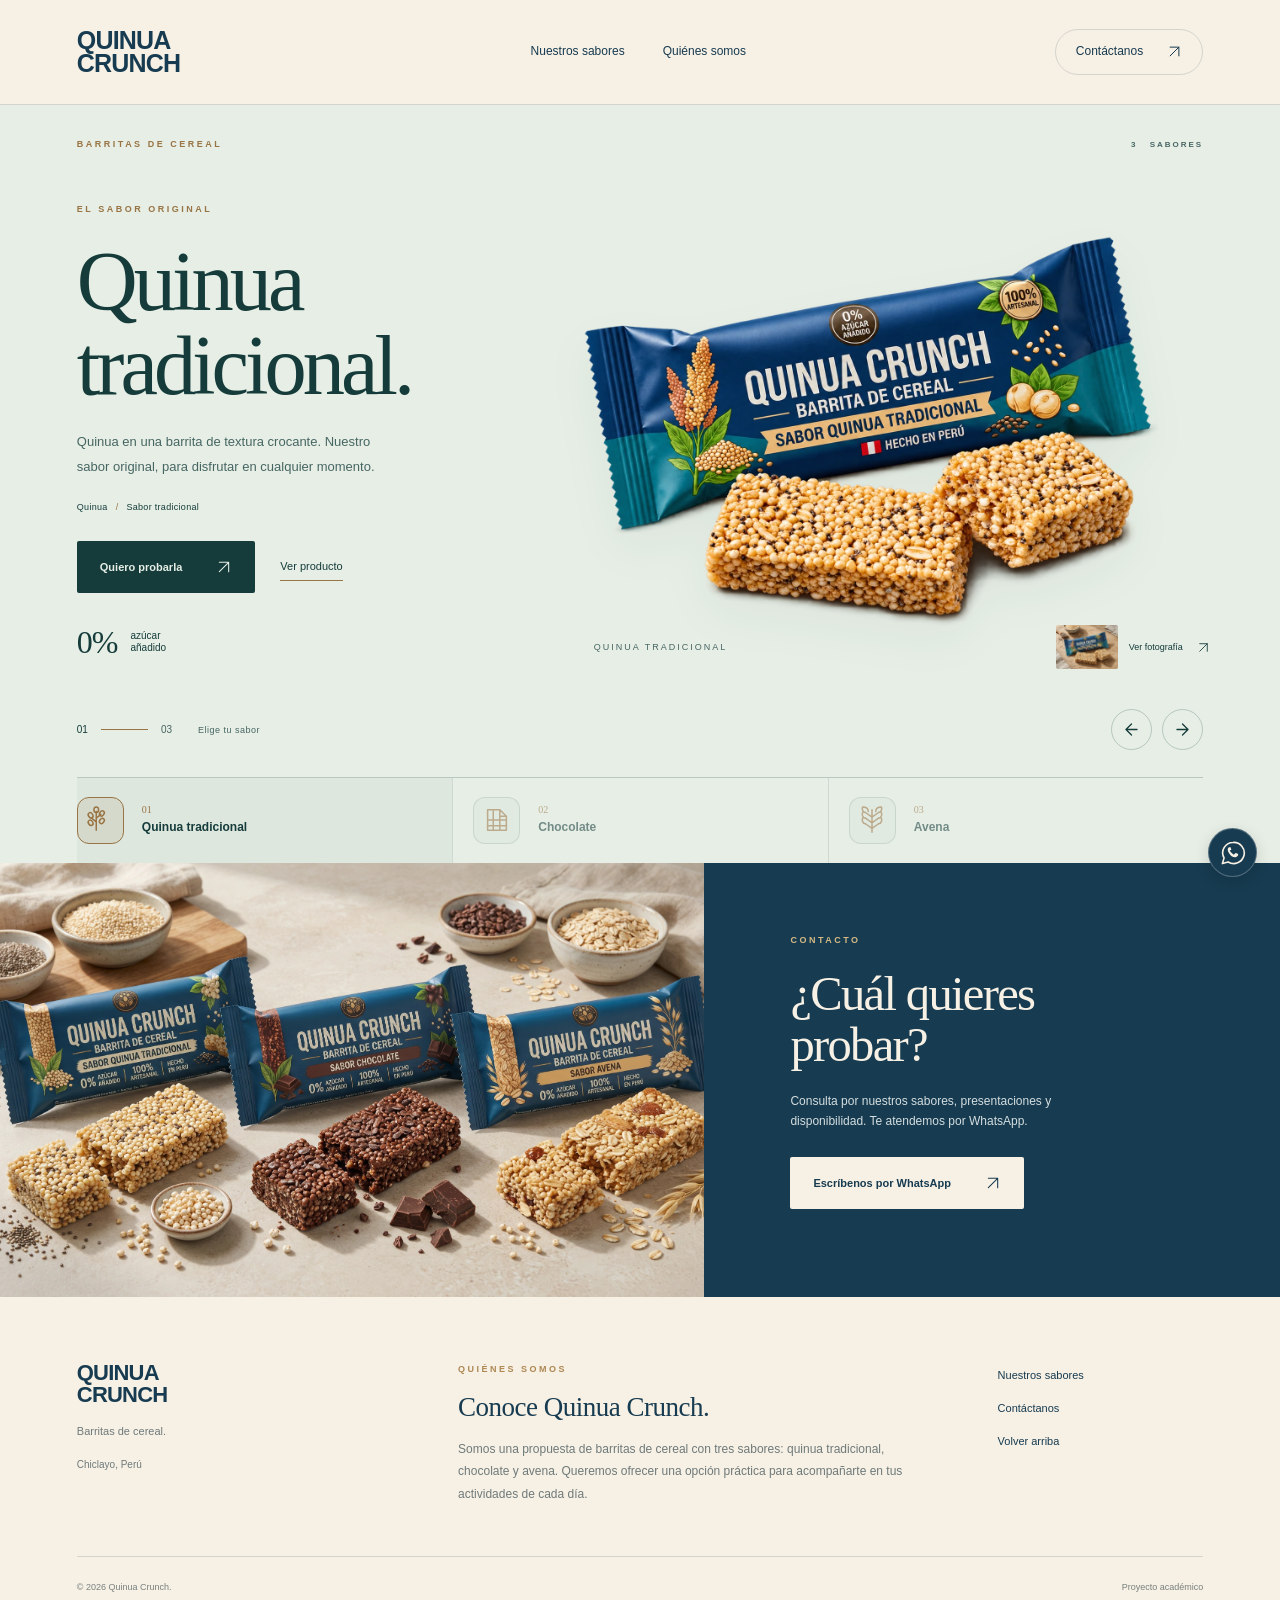
<file: index.html>
<!doctype html>
<html lang="es"><head><meta charset="utf-8"><meta name="viewport" content="width=device-width, initial-scale=1"><meta name="theme-color" content="#173b50"><meta name="description" content="Quinua Crunch: barritas de cereal de quinua tradicional, chocolate y avena. Descubre tu sabor y consulta por WhatsApp."><title>Quinua Crunch — Barritas de cereal</title><link rel="icon" href="assets/favicon.svg" type="image/svg+xml"><link rel="stylesheet" href="styles.css"><script src="config.js"></script><script defer src="shared.js?v=5"></script><script defer src="carousel.js"></script><script defer src="app.js"></script></head>
<body><a class="skip-link" href="#sabores">Ir a los sabores</a><div id="draft-banner" hidden>Vista previa del borrador local <button id="exit-preview">Ver versión publicada</button></div>
<header class="site-header"><a class="brand" href="#inicio" aria-label="Quinua Crunch, inicio"><span data-brand>Quinua Crunch</span></a><nav aria-label="Navegación principal"><a href="#sabores">Nuestros sabores</a><a href="#nosotros">Quiénes somos</a></nav><a class="header-contact" href="#contacto">Contáctanos <svg viewBox="0 0 24 24" aria-hidden="true"><path d="M5 19 19 5M5 5h14v14"/></svg></a></header>
<main id="inicio"><section class="showcase" id="sabores" aria-label="Sabores de Quinua Crunch" aria-roledescription="carrusel" tabindex="0"><div class="showcase-top"><p id="hero-kicker"></p><span class="edition"><span id="collection-count">3</span> <span id="collection-label">SABORES</span></span></div><div class="slide-track" id="slides"></div><div class="showcase-bottom"><div class="slide-status"><span id="slide-current">01</span><span class="status-line"></span><span id="slide-total">03</span><span class="slide-instruction">Elige tu sabor</span></div><div class="carousel-controls"><button id="previous" class="arrow-button" aria-label="Sabor anterior"><svg viewBox="0 0 24 24" aria-hidden="true"><path d="M19 12H5m7-7-7 7 7 7"/></svg></button><button id="next" class="arrow-button" aria-label="Sabor siguiente"><svg viewBox="0 0 24 24" aria-hidden="true"><path d="M5 12h14m-7-7 7 7-7 7"/></svg></button></div></div><div class="flavor-tabs" id="flavor-tabs" role="group" aria-label="Elegir sabor"></div><p class="mobile-hint">Desliza para cambiar de sabor</p><p class="sr-only" id="slide-announcement" aria-live="polite" aria-atomic="true"></p></section>
<section class="contact-section" id="contacto" aria-labelledby="contact-title"><div class="collection-photo"><img id="collection-photo" alt="Los tres sabores de Quinua Crunch" width="2048" height="1152" loading="lazy"></div><div class="contact-copy"><p class="eyebrow">CONTACTO</p><h2 id="contact-title"></h2><p id="contact-description"></p><button class="button button-cream" id="contact-button"><span id="contact-button-label"></span><svg viewBox="0 0 24 24" aria-hidden="true"><path d="M5 19 19 5M5 5h14v14"/></svg></button><p class="contact-micro" id="contact-micro"></p></div></section></main>
<footer id="nosotros"><div class="footer-top"><div class="footer-brand"><strong data-brand>Quinua Crunch</strong><p id="footer-tagline"></p><span id="location"></span></div><div class="about-copy"><p class="eyebrow">QUIÉNES SOMOS</p><h2 id="about-title"></h2><p id="about-description"></p></div><div class="footer-links"><a href="#sabores">Nuestros sabores</a><a href="#contacto">Contáctanos</a><a href="#inicio">Volver arriba</a></div></div><div class="footer-bottom"><span id="copyright"></span><span id="demo-note"></span></div></footer>
<button class="whatsapp-float" id="whatsapp-float" aria-label="Consultar por WhatsApp"><svg viewBox="0 0 32 32" aria-hidden="true"><path d="M16 3A12.7 12.7 0 0 0 5 22L3 29l7-2a13 13 0 1 0 6-24Z" fill="none" stroke="currentColor" stroke-width="2"/><path d="M11 9c-2 1-2 4 0 7 2 4 6 6 9 5 2-1 3-3 2-4l-3-1-2 2c-2-1-4-3-5-5l2-1-1-3Z" fill="currentColor"/></svg></button><dialog id="product-dialog" aria-label="Información del producto"><button class="dialog-close" aria-label="Cerrar ventana"><svg viewBox="0 0 24 24" aria-hidden="true"><path d="m6 6 12 12M6 18 18 6"/></svg></button><div id="dialog-content"></div></dialog><div id="toast" role="status" aria-live="polite"></div><noscript><p class="noscript">Activa JavaScript para explorar los sabores. Quinua Crunch: quinua tradicional, chocolate y avena.</p></noscript></body></html>
</file>
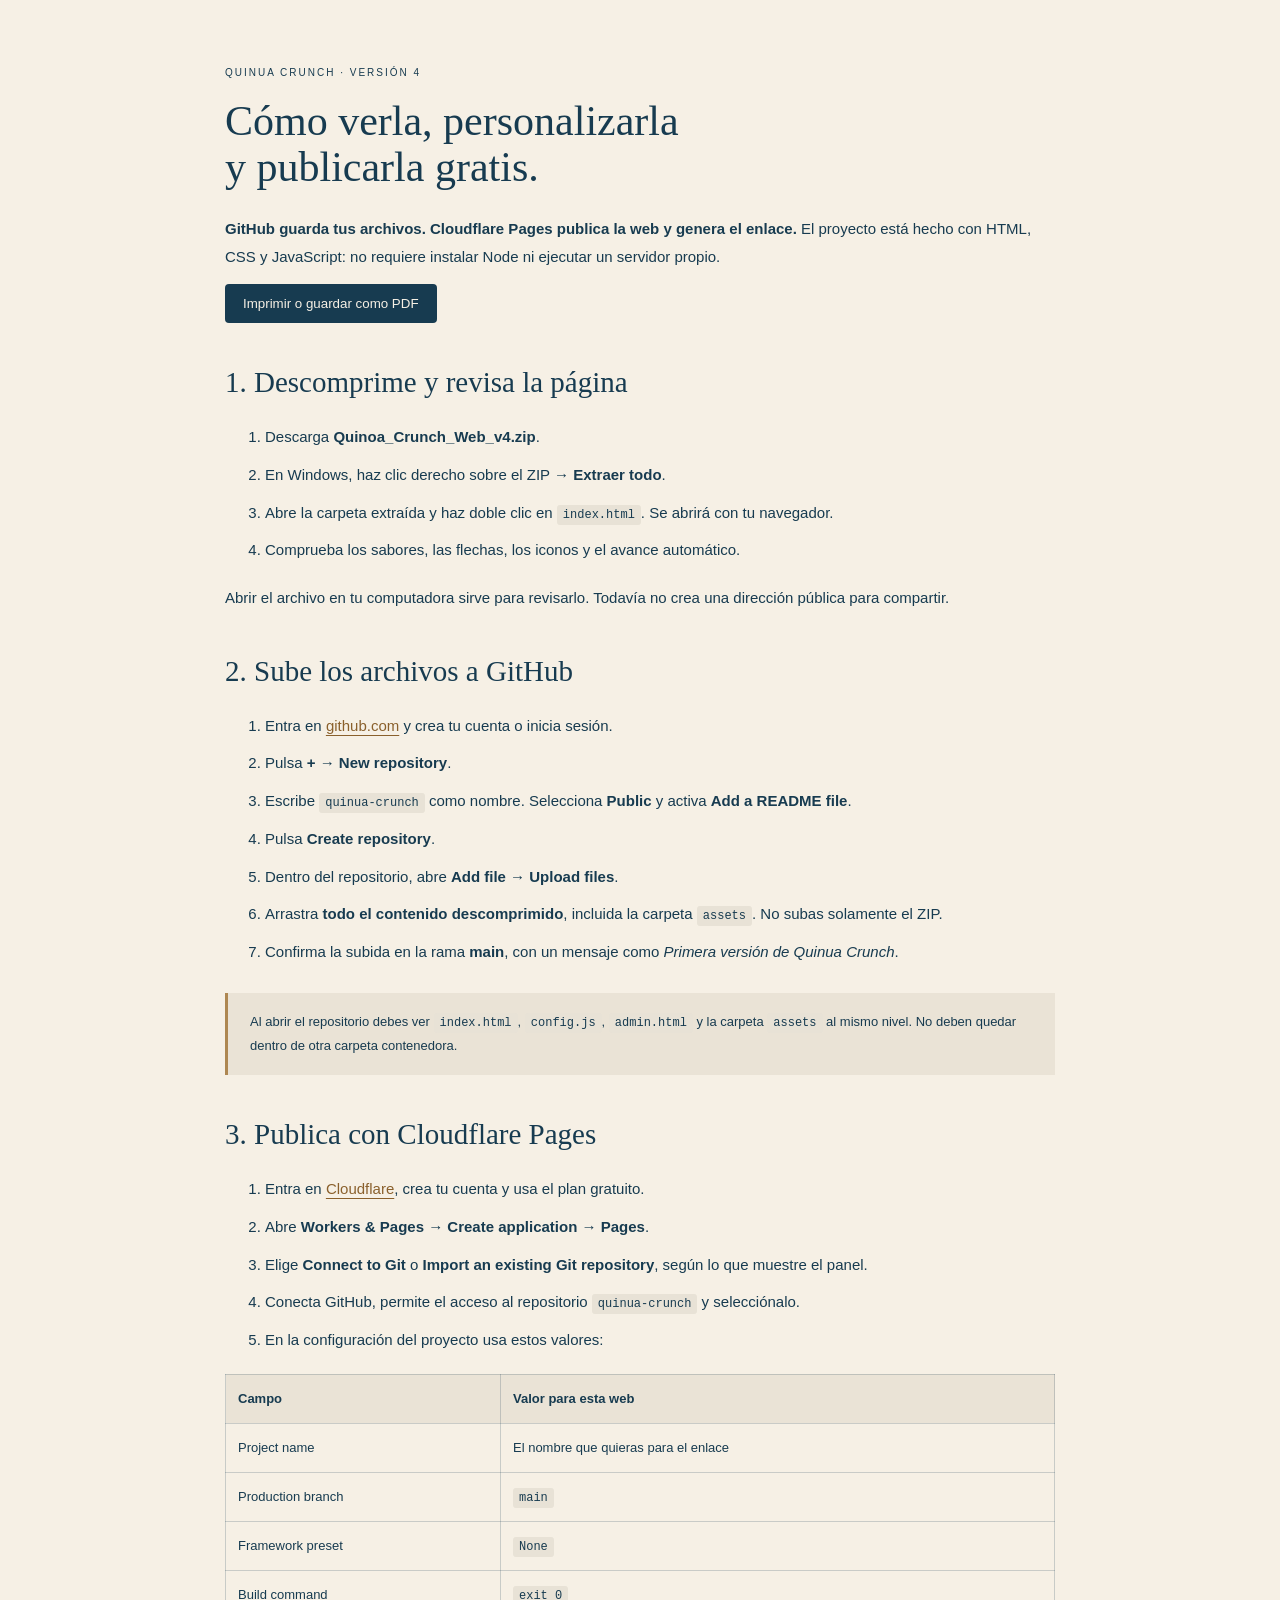
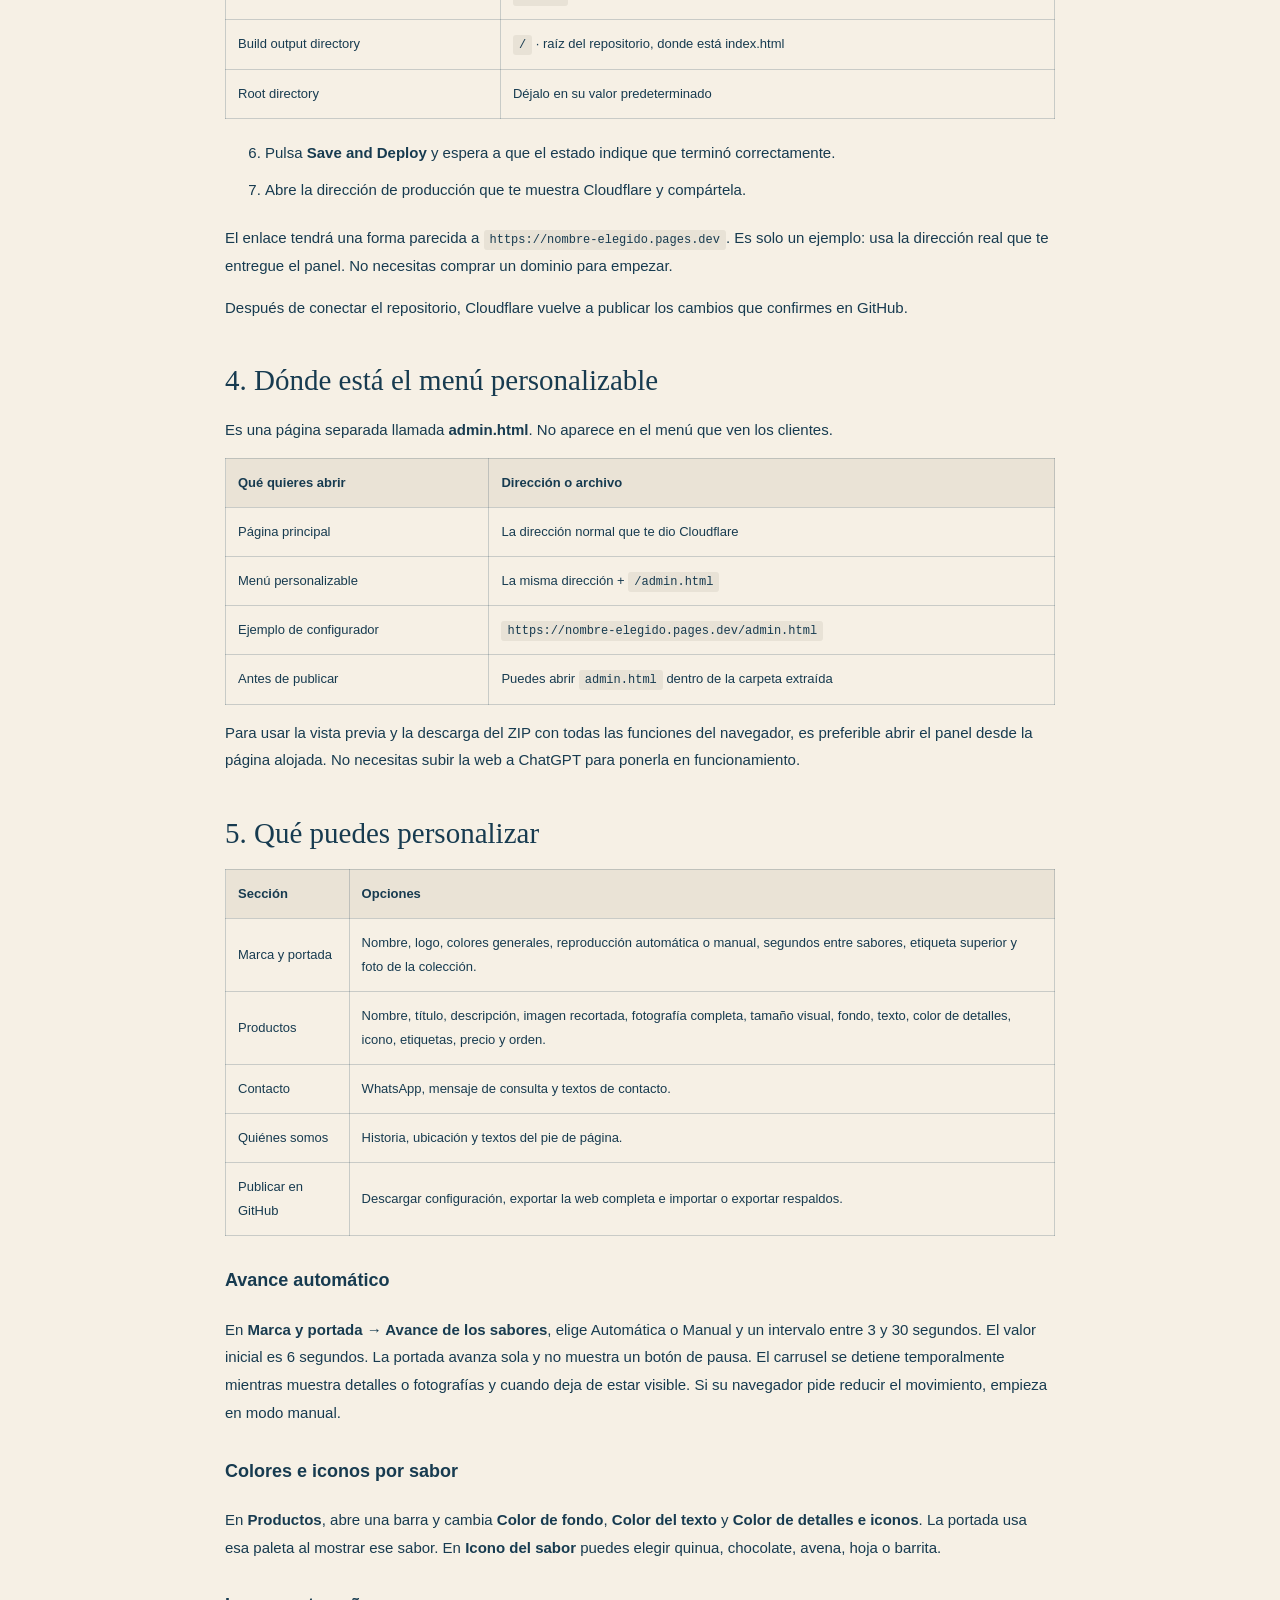
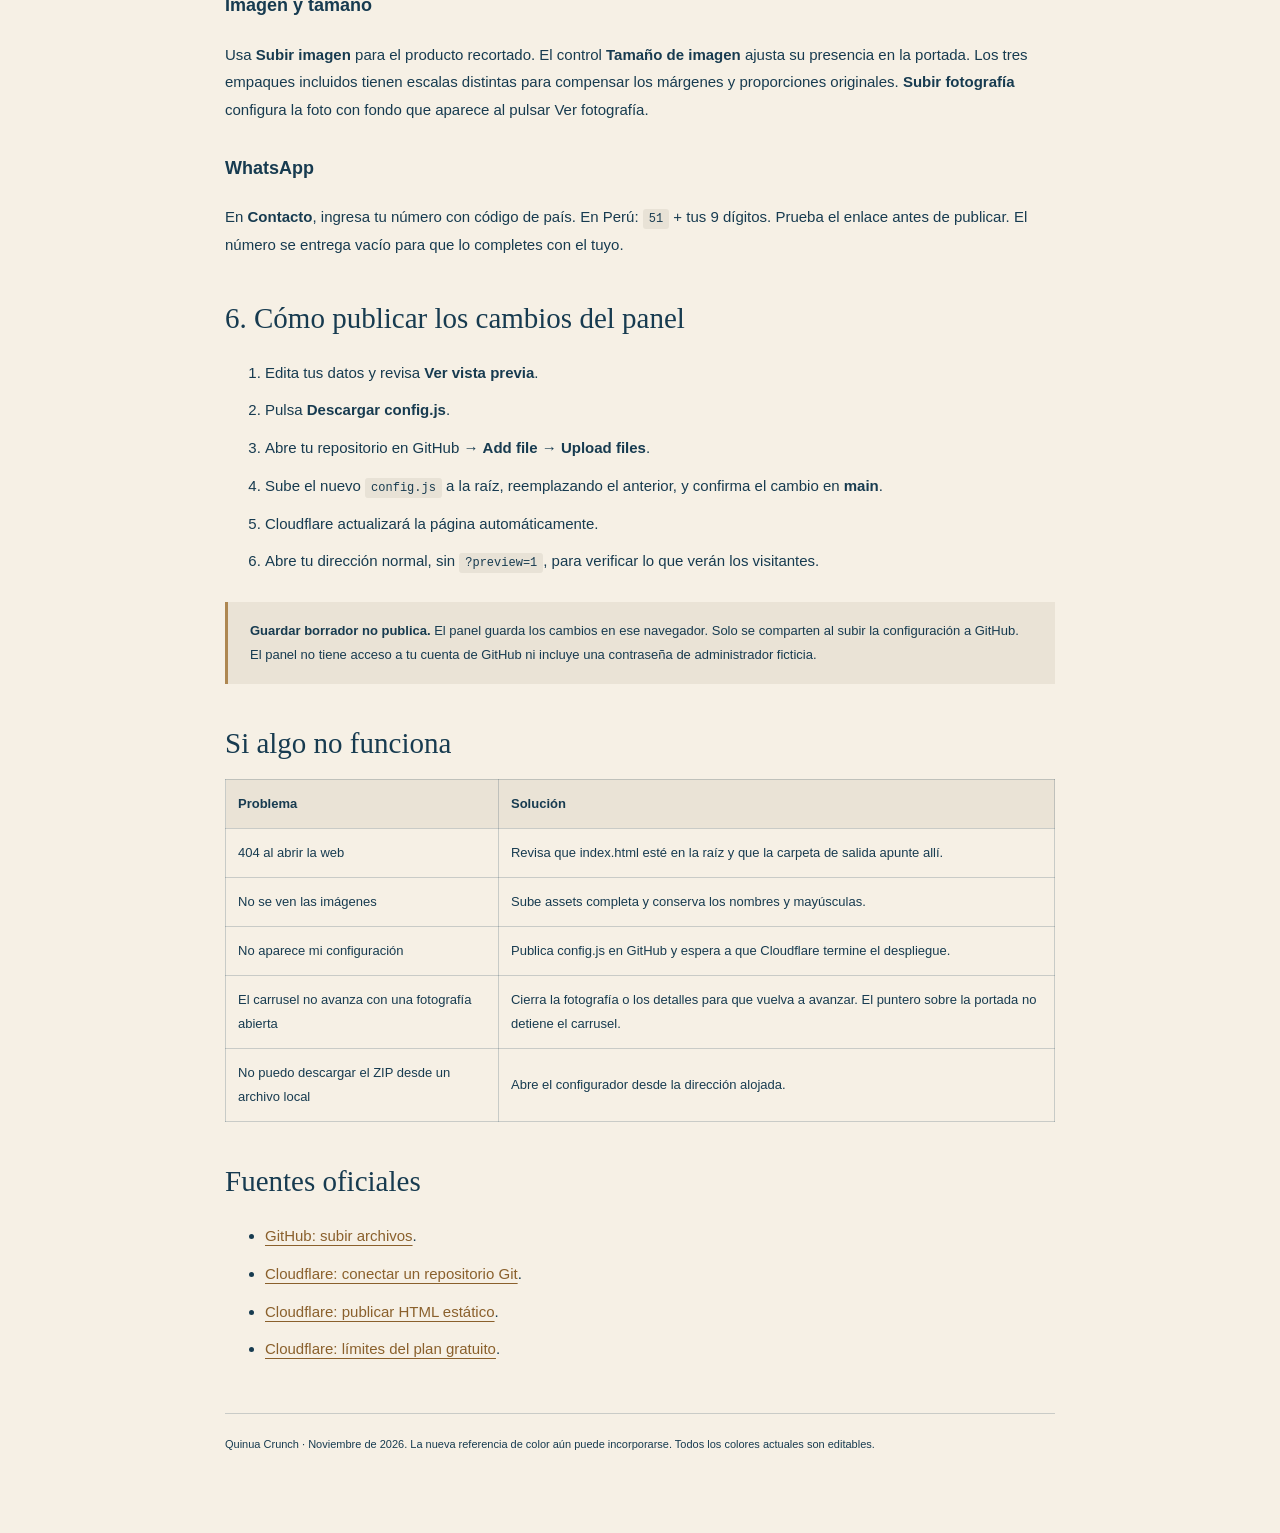
<file: GUIA_GITHUB.html>
<!doctype html><html lang="es"><head><meta charset="utf-8"><meta name="viewport" content="width=device-width,initial-scale=1"><title>Quinua Crunch · Publicar gratis y abrir el configurador</title><style>*{box-sizing:border-box}body{margin:0;background:#f6f0e5;color:#173b50;font:15px/1.85 Arial,sans-serif}main{max-width:880px;margin:auto;padding:50px 25px 80px}h1{font:42px/1.1 Georgia,serif;margin:15px 0 25px}h2{font:29px/1.2 Georgia,serif;margin:42px 0 18px}h3{font-size:18px;margin-top:28px}p{margin:14px 0}li{padding:5px 0}a{color:#8a602c;text-underline-offset:4px}code{background:#e8e2d6;padding:3px 6px;border-radius:3px;font-size:12px;overflow-wrap:anywhere}table{border-collapse:collapse;width:100%;font-size:13px}td,th{border:1px solid #173b5033;padding:12px;text-align:left}th{background:#eae3d6}.note{background:#eae3d6;padding:17px 22px;border-left:3px solid #ae8751;margin:22px 0;font-size:13px}.eyebrow{font-size:10px;letter-spacing:2px}button{background:#173b50;color:#f6f0e5;border:0;padding:12px 18px;border-radius:4px;cursor:pointer}footer{border-top:1px solid #173b5033;padding-top:20px;margin-top:45px;font-size:11px}@media print{body{background:#fff}main{max-width:none;padding:0}button{display:none}h2{break-after:avoid}table{break-inside:avoid}}</style></head><body><main>
<p class="eyebrow">QUINUA CRUNCH · VERSIÓN 4</p><h1>Cómo verla, personalizarla<br>y publicarla gratis.</h1><p><strong>GitHub guarda tus archivos. Cloudflare Pages publica la web y genera el enlace.</strong> El proyecto está hecho con HTML, CSS y JavaScript: no requiere instalar Node ni ejecutar un servidor propio.</p><button onclick="window.print()">Imprimir o guardar como PDF</button>
<h2>1. Descomprime y revisa la página</h2><ol><li>Descarga <strong>Quinoa_Crunch_Web_v4.zip</strong>.</li><li>En Windows, haz clic derecho sobre el ZIP → <strong>Extraer todo</strong>.</li><li>Abre la carpeta extraída y haz doble clic en <code>index.html</code>. Se abrirá con tu navegador.</li><li>Comprueba los sabores, las flechas, los iconos y el avance automático.</li></ol><p>Abrir el archivo en tu computadora sirve para revisarlo. Todavía no crea una dirección pública para compartir.</p>
<h2>2. Sube los archivos a GitHub</h2><ol><li>Entra en <a href="https://github.com/">github.com</a> y crea tu cuenta o inicia sesión.</li><li>Pulsa <strong>+ → New repository</strong>.</li><li>Escribe <code>quinua-crunch</code> como nombre. Selecciona <strong>Public</strong> y activa <strong>Add a README file</strong>.</li><li>Pulsa <strong>Create repository</strong>.</li><li>Dentro del repositorio, abre <strong>Add file → Upload files</strong>.</li><li>Arrastra <strong>todo el contenido descomprimido</strong>, incluida la carpeta <code>assets</code>. No subas solamente el ZIP.</li><li>Confirma la subida en la rama <strong>main</strong>, con un mensaje como <em>Primera versión de Quinua Crunch</em>.</li></ol><div class="note">Al abrir el repositorio debes ver <code>index.html</code>, <code>config.js</code>, <code>admin.html</code> y la carpeta <code>assets</code> al mismo nivel. No deben quedar dentro de otra carpeta contenedora.</div>
<h2>3. Publica con Cloudflare Pages</h2><ol><li>Entra en <a href="https://dash.cloudflare.com/">Cloudflare</a>, crea tu cuenta y usa el plan gratuito.</li><li>Abre <strong>Workers & Pages → Create application → Pages</strong>.</li><li>Elige <strong>Connect to Git</strong> o <strong>Import an existing Git repository</strong>, según lo que muestre el panel.</li><li>Conecta GitHub, permite el acceso al repositorio <code>quinua-crunch</code> y selecciónalo.</li><li>En la configuración del proyecto usa estos valores:</li></ol>
<table><thead><tr><th>Campo</th><th>Valor para esta web</th></tr></thead><tbody><tr><td>Project name</td><td>El nombre que quieras para el enlace</td></tr><tr><td>Production branch</td><td><code>main</code></td></tr><tr><td>Framework preset</td><td><code>None</code></td></tr><tr><td>Build command</td><td><code>exit 0</code></td></tr><tr><td>Build output directory</td><td><code>/</code> · raíz del repositorio, donde está index.html</td></tr><tr><td>Root directory</td><td>Déjalo en su valor predeterminado</td></tr></tbody></table>
<ol start="6"><li>Pulsa <strong>Save and Deploy</strong> y espera a que el estado indique que terminó correctamente.</li><li>Abre la dirección de producción que te muestra Cloudflare y compártela.</li></ol><p>El enlace tendrá una forma parecida a <code>https://nombre-elegido.pages.dev</code>. Es solo un ejemplo: usa la dirección real que te entregue el panel. No necesitas comprar un dominio para empezar.</p><p>Después de conectar el repositorio, Cloudflare vuelve a publicar los cambios que confirmes en GitHub.</p>
<h2>4. Dónde está el menú personalizable</h2><p>Es una página separada llamada <strong>admin.html</strong>. No aparece en el menú que ven los clientes.</p><table><thead><tr><th>Qué quieres abrir</th><th>Dirección o archivo</th></tr></thead><tbody><tr><td>Página principal</td><td>La dirección normal que te dio Cloudflare</td></tr><tr><td>Menú personalizable</td><td>La misma dirección + <code>/admin.html</code></td></tr><tr><td>Ejemplo de configurador</td><td><code>https://nombre-elegido.pages.dev/admin.html</code></td></tr><tr><td>Antes de publicar</td><td>Puedes abrir <code>admin.html</code> dentro de la carpeta extraída</td></tr></tbody></table><p>Para usar la vista previa y la descarga del ZIP con todas las funciones del navegador, es preferible abrir el panel desde la página alojada. No necesitas subir la web a ChatGPT para ponerla en funcionamiento.</p>
<h2>5. Qué puedes personalizar</h2><table><thead><tr><th>Sección</th><th>Opciones</th></tr></thead><tbody><tr><td>Marca y portada</td><td>Nombre, logo, colores generales, reproducción automática o manual, segundos entre sabores, etiqueta superior y foto de la colección.</td></tr><tr><td>Productos</td><td>Nombre, título, descripción, imagen recortada, fotografía completa, tamaño visual, fondo, texto, color de detalles, icono, etiquetas, precio y orden.</td></tr><tr><td>Contacto</td><td>WhatsApp, mensaje de consulta y textos de contacto.</td></tr><tr><td>Quiénes somos</td><td>Historia, ubicación y textos del pie de página.</td></tr><tr><td>Publicar en GitHub</td><td>Descargar configuración, exportar la web completa e importar o exportar respaldos.</td></tr></tbody></table>
<h3>Avance automático</h3><p>En <strong>Marca y portada → Avance de los sabores</strong>, elige Automática o Manual y un intervalo entre 3 y 30 segundos. El valor inicial es 6 segundos. La portada avanza sola y no muestra un botón de pausa. El carrusel se detiene temporalmente mientras muestra detalles o fotografías y cuando deja de estar visible. Si su navegador pide reducir el movimiento, empieza en modo manual.</p>
<h3>Colores e iconos por sabor</h3><p>En <strong>Productos</strong>, abre una barra y cambia <strong>Color de fondo</strong>, <strong>Color del texto</strong> y <strong>Color de detalles e iconos</strong>. La portada usa esa paleta al mostrar ese sabor. En <strong>Icono del sabor</strong> puedes elegir quinua, chocolate, avena, hoja o barrita.</p>
<h3>Imagen y tamaño</h3><p>Usa <strong>Subir imagen</strong> para el producto recortado. El control <strong>Tamaño de imagen</strong> ajusta su presencia en la portada. Los tres empaques incluidos tienen escalas distintas para compensar los márgenes y proporciones originales. <strong>Subir fotografía</strong> configura la foto con fondo que aparece al pulsar Ver fotografía.</p>
<h3>WhatsApp</h3><p>En <strong>Contacto</strong>, ingresa tu número con código de país. En Perú: <code>51</code> + tus 9 dígitos. Prueba el enlace antes de publicar. El número se entrega vacío para que lo completes con el tuyo.</p>
<h2>6. Cómo publicar los cambios del panel</h2><ol><li>Edita tus datos y revisa <strong>Ver vista previa</strong>.</li><li>Pulsa <strong>Descargar config.js</strong>.</li><li>Abre tu repositorio en GitHub → <strong>Add file → Upload files</strong>.</li><li>Sube el nuevo <code>config.js</code> a la raíz, reemplazando el anterior, y confirma el cambio en <strong>main</strong>.</li><li>Cloudflare actualizará la página automáticamente.</li><li>Abre tu dirección normal, sin <code>?preview=1</code>, para verificar lo que verán los visitantes.</li></ol><div class="note"><strong>Guardar borrador no publica.</strong> El panel guarda los cambios en ese navegador. Solo se comparten al subir la configuración a GitHub. El panel no tiene acceso a tu cuenta de GitHub ni incluye una contraseña de administrador ficticia.</div>
<h2>Si algo no funciona</h2><table><thead><tr><th>Problema</th><th>Solución</th></tr></thead><tbody><tr><td>404 al abrir la web</td><td>Revisa que index.html esté en la raíz y que la carpeta de salida apunte allí.</td></tr><tr><td>No se ven las imágenes</td><td>Sube assets completa y conserva los nombres y mayúsculas.</td></tr><tr><td>No aparece mi configuración</td><td>Publica config.js en GitHub y espera a que Cloudflare termine el despliegue.</td></tr><tr><td>El carrusel no avanza con una fotografía abierta</td><td>Cierra la fotografía o los detalles para que vuelva a avanzar. El puntero sobre la portada no detiene el carrusel.</td></tr><tr><td>No puedo descargar el ZIP desde un archivo local</td><td>Abre el configurador desde la dirección alojada.</td></tr></tbody></table>
<h2>Fuentes oficiales</h2><ul><li><a href="https://docs.github.com/en/repositories/working-with-files/managing-files/adding-a-file-to-a-repository">GitHub: subir archivos</a>.</li><li><a href="https://developers.cloudflare.com/pages/get-started/git-integration/">Cloudflare: conectar un repositorio Git</a>.</li><li><a href="https://developers.cloudflare.com/pages/framework-guides/deploy-anything/">Cloudflare: publicar HTML estático</a>.</li><li><a href="https://developers.cloudflare.com/pages/platform/limits/">Cloudflare: límites del plan gratuito</a>.</li></ul><footer>Quinua Crunch · Noviembre de 2026. La nueva referencia de color aún puede incorporarse. Todos los colores actuales son editables.</footer>
</main></body></html>
</file>
<file: styles.css>
:root{--paper:#f6f0e5;--navy:#173b50;--accent:#ae8751;--line:#173b5026;--slide-bg:var(--paper);--slide-ink:var(--navy)}*{box-sizing:border-box}html{scroll-behavior:smooth;scroll-padding-top:20px}body{margin:0;background:var(--paper);color:var(--navy);font:15px/1.65 Arial,Helvetica,sans-serif}h1,h2,p{margin:0}a{color:inherit;text-decoration:none}button,input,textarea{font:inherit}button{color:inherit;cursor:pointer}button,a{-webkit-tap-highlight-color:transparent;touch-action:manipulation}button:focus-visible,a:focus-visible,.showcase:focus-visible{outline:2px solid var(--accent);outline-offset:5px}button:disabled{opacity:.4;cursor:default}img{max-width:100%;display:block}svg{fill:none;stroke:currentColor;stroke-width:1.6;stroke-linecap:round;stroke-linejoin:round}::selection{background:var(--accent);color:var(--paper)}[hidden]{display:none!important}.skip-link{position:fixed;top:-100px;left:20px;z-index:50;background:var(--navy);color:var(--paper);padding:12px}.skip-link:focus{top:10px}.sr-only{position:absolute;overflow:hidden;clip-path:inset(50%);width:1px;height:1px;white-space:nowrap}.site-header{height:105px;display:flex;align-items:center;justify-content:space-between;padding:0 6%;gap:25px;border-bottom:1px solid var(--line)}.brand{font-size:25px;line-height:.94;letter-spacing:-.8px;font-weight:800;max-width:190px;text-transform:uppercase}.brand [data-brand]{display:block;max-width:145px}.brand-logo{max-height:56px;width:auto;max-width:190px;object-fit:contain}.site-header nav{display:flex;gap:38px;font-size:12px}.site-header nav a{padding:10px 0}.site-header nav a:hover{box-shadow:0 1px var(--accent)}.header-contact{display:flex;gap:24px;align-items:center;border:1px solid var(--line);border-radius:30px;padding:12px 20px;font-size:12px}.header-contact:hover{border-color:var(--accent)}.header-contact svg{width:15px;height:15px}.showcase{padding:32px 6% 0;background:var(--slide-bg);color:var(--slide-ink);transition:background .65s,color .4s;overflow:hidden;outline-offset:-4px!important}.showcase-top{display:flex;align-items:center;justify-content:space-between;gap:20px;font-size:9px;letter-spacing:2.5px;font-weight:600}.showcase-top>p{color:var(--accent)}.edition{font-size:8px;color:#70787b;letter-spacing:2px}.edition span{margin-left:15px}.slide-track{display:grid;position:relative;min-height:535px;touch-action:pan-y pinch-zoom}.product-slide{grid-area:1/1;display:grid;grid-template-columns:.8fr 1.2fr;gap:2%;align-items:center;opacity:0;visibility:hidden;pointer-events:none;transform:translateX(28px);transition:opacity .5s,transform .65s cubic-bezier(.2,.7,.2,1),visibility .5s;min-width:0}.product-slide.is-active{opacity:1;visibility:visible;pointer-events:auto;transform:translateX(0);z-index:1}.product-copy{position:relative;z-index:2;padding:38px 0 28px}.eyebrow{font-size:9px;text-transform:uppercase;letter-spacing:2.5px;font-weight:600;color:var(--accent)}.product-copy h1{font:400 clamp(58px,6.6vw,105px)/.99 Georgia,'Times New Roman',serif;letter-spacing:-4px;margin:23px 0}.product-description{font-size:13px;line-height:1.9;max-width:310px;color:#576b72}.tags{display:flex;gap:8px;flex-wrap:wrap;margin:20px 0 26px;font-size:9px;letter-spacing:.3px}.tags span+span:before{content:'/';display:inline-block;margin-right:8px;color:var(--accent)}.product-price{font-size:20px;margin-bottom:15px}.product-actions{display:flex;align-items:center;gap:25px;flex-wrap:wrap}.button{display:inline-flex;align-items:center;justify-content:space-between;gap:34px;padding:16px 22px;border:1px solid transparent;font-size:11px;font-weight:600;border-radius:2px;min-height:49px;transition:transform .2s,background .2s}.button svg{width:16px;height:16px}.button:hover{transform:translateY(-2px)}.button-navy{background:var(--navy);color:var(--paper)}.button-navy:hover{background:#244e65}.detail-button{padding:5px 0;border:0;border-bottom:1px solid var(--accent);background:none;font-size:11px}.sugar-note{display:flex;gap:13px;align-items:center;margin-top:31px;font-size:10px;line-height:1.25}.sugar-note strong{font:400 32px Georgia,serif;letter-spacing:-1px}.sugar-note>span{max-width:80px;white-space:pre-line}.product-art{position:relative;min-width:0;min-height:460px;display:flex;align-items:center;justify-content:center;isolation:isolate}.cutout{width:118%;max-width:none;position:relative;z-index:1;transform:scale(var(--pack-scale));filter:drop-shadow(0 20px 22px #1337490b);user-select:none;pointer-events:none}.art-bottom{position:absolute;bottom:-17px;left:8%;right:-1%;display:flex;justify-content:space-between;gap:10px;align-items:center;z-index:2}.flavor-caption{font-size:9px;letter-spacing:2px;text-transform:uppercase;color:#546b78}.photo-button{display:flex;gap:11px;align-items:center;font-size:9px;background:transparent;border:0;padding:4px 0;text-align:left}.photo-button>img{width:62px;height:44px;object-fit:cover;border-radius:2px}.photo-button>span{display:flex;gap:14px;align-items:center}.photo-button svg{width:13px;height:13px}.photo-button:hover>span{text-decoration:underline;text-underline-offset:4px}.showcase-bottom{display:flex;justify-content:space-between;align-items:center;min-height:76px;padding-bottom:18px;gap:20px}.slide-status{display:flex;align-items:center;gap:13px;font-size:10px}.status-line{width:47px;height:1px;background:var(--accent)}#slide-total{color:#75828a}.slide-instruction{font-size:9px;color:#75828a;letter-spacing:.5px;margin-left:13px}.carousel-controls{display:flex;gap:10px}.arrow-button{width:41px;height:41px;border:1px solid #173b5030;background:transparent;border-radius:50%;display:grid;place-items:center;transition:background .2s}.arrow-button svg{width:19px;height:19px}.arrow-button:hover{background:#173b500b;border-color:var(--accent)}.flavor-tabs{display:grid;grid-template-columns:repeat(var(--product-count,3),minmax(0,1fr));border-top:1px solid var(--line)}.flavor-tab{display:flex;align-items:center;gap:18px;padding:24px 20px;background:transparent;border:0;color:inherit;position:relative;text-align:left;min-width:0;border-bottom:2px solid transparent;opacity:.55;transition:opacity .2s}.flavor-tab:first-child{padding-left:0}.flavor-tab+.flavor-tab{border-left:1px solid var(--line)}.flavor-tab.is-active{border-bottom-color:var(--accent);opacity:1}.flavor-tab:hover{opacity:1}.tab-number{font:16px Georgia,serif;color:var(--accent)}.tab-name{font-size:12px;font-weight:600}.tab-line{height:1px;background:currentColor;width:25px;margin-left:auto;opacity:.4}.mobile-hint{display:none}.contact-section{display:grid;grid-template-columns:1.1fr .9fr;background:var(--navy);color:var(--paper)}.collection-photo{min-height:430px;overflow:hidden}.collection-photo img{width:100%;height:100%;object-fit:cover}.contact-copy{padding:70px 15%;display:flex;flex-direction:column;align-items:flex-start;justify-content:center}.contact-copy .eyebrow{color:#d4b984}.contact-copy h2{font:400 clamp(35px,3.8vw,61px)/1.05 Georgia,serif;letter-spacing:-1.7px;white-space:pre-line;margin:21px 0}.contact-copy>p:not(.eyebrow){font-size:12px;color:#d4dee0;max-width:300px}.button-cream{background:var(--paper);color:var(--navy);margin-top:25px}.contact-copy .contact-micro{font-size:9px!important;opacity:.65;margin-top:18px}footer{padding:65px 6% 25px;background:var(--paper)}.footer-top{display:grid;grid-template-columns:1fr 1.5fr .65fr;gap:65px}.footer-brand strong{font-size:22px;line-height:1;display:block;max-width:140px;text-transform:uppercase;letter-spacing:-.8px}.footer-brand>p{font-size:11px;color:#6f7a7a;max-width:200px;margin-top:16px}.footer-brand>span{display:block;color:#6f7a7a;font-size:10px;margin-top:17px}.about-copy h2{font:400 27px/1.15 Georgia,serif;white-space:pre-line;margin:15px 0;letter-spacing:-.5px}.about-copy>p:last-child{font-size:12px;line-height:1.9;color:#6f7a7a;max-width:450px}.footer-links{display:flex;flex-direction:column;align-items:flex-start;gap:15px;font-size:11px;padding-top:4px}.footer-links a:hover{text-decoration:underline;text-underline-offset:4px}.footer-bottom{display:flex;justify-content:space-between;gap:15px;font-size:9px;color:#79817f;border-top:1px solid var(--line);padding-top:23px;margin-top:50px}.whatsapp-float{position:fixed;bottom:23px;right:23px;background:var(--navy);color:var(--paper);border:1px solid #ffffff40;width:49px;height:49px;border-radius:50%;z-index:10;display:grid;place-items:center;box-shadow:0 4px 15px #0002}.whatsapp-float svg{width:26px;height:26px;stroke:none}.whatsapp-float:hover{transform:translateY(-3px)}dialog{border:0;border-radius:6px;padding:30px;max-width:520px;width:calc(100% - 32px);background:var(--paper);color:var(--navy);max-height:90vh;overflow:auto}dialog::backdrop{background:#102934bf;backdrop-filter:blur(5px)}.dialog-close{position:absolute;right:12px;top:12px;width:34px;height:34px;border:1px solid var(--line);background:var(--paper);border-radius:50%;display:grid;place-items:center;z-index:3}.dialog-close svg{width:17px;height:17px}.dialog-image{padding:20px;margin-bottom:25px}.dialog-image img{width:100%;height:230px;object-fit:contain}dialog h2{font:400 37px/1.1 Georgia,serif;letter-spacing:-1px;margin:13px 0 18px}dialog p:not(.eyebrow){font-size:13px;line-height:1.9}dialog .tags{font-size:10px}.photo-dialog{max-width:1000px;padding:0}.full-photo{width:100%;height:auto;max-height:77vh;object-fit:contain}.photo-caption{padding:12px 20px;font-size:11px!important}#toast{position:fixed;left:50%;bottom:25px;transform:translate(-50%,15px);padding:14px 22px;background:var(--navy);color:var(--paper);font-size:12px;border-radius:5px;z-index:30;max-width:80%;opacity:0;pointer-events:none;transition:.2s}#toast.visible{opacity:1;transform:translate(-50%,0)}#draft-banner{font-size:11px;background:#f7dfae;text-align:center;padding:10px}#draft-banner button{border:0;text-decoration:underline;background:transparent;margin-left:16px}.noscript,.empty-products{padding:50px 6%}.inline-arrow{width:1em;height:1em;vertical-align:-.1em;display:inline-block}
@media(min-width:1650px){.site-header,.showcase,footer{padding-left:max(6%,calc((100vw - 1450px)/2));padding-right:max(6%,calc((100vw - 1450px)/2))}.slide-track{min-height:650px}.product-art{min-height:570px}}
@media(max-width:1050px){.site-header{height:90px}.showcase{padding-top:25px}.slide-track{min-height:510px}.product-copy h1{font-size:7.4vw;letter-spacing:-3px}.product-art{min-height:400px}.product-description{max-width:270px;font-size:12px}.product-actions{gap:18px}.button{padding:14px 18px;gap:20px;font-size:10px}.art-bottom{left:2%;bottom:-12px}.flavor-caption{font-size:8px;letter-spacing:1px}.photo-button{font-size:8px;gap:6px}.photo-button>img{width:45px;height:35px}.photo-button>span{gap:6px}.footer-top{gap:35px}.contact-copy{padding:50px 12%}.contact-copy h2{font-size:40px}.collection-photo{min-height:390px}}
@media(max-width:700px){.site-header{padding:0 6%;height:81px;gap:15px}.brand{font-size:21px;max-width:130px;letter-spacing:-.7px}.brand [data-brand]{max-width:122px}.brand-logo{max-height:45px;max-width:130px}.site-header nav{display:none}.header-contact{padding:10px 14px;font-size:10px;gap:15px}.header-contact svg{width:13px;height:13px}.showcase{padding:23px 6% 0}.showcase-top{font-size:8px;letter-spacing:1.8px}.edition{font-size:7px;letter-spacing:1px}.edition span{margin-left:7px}.slide-track{min-height:0;margin-top:7px}.product-slide{grid-template-columns:1fr;grid-template-rows:auto auto;gap:0;align-content:start}.product-copy{display:contents}.product-label{grid-column:1;grid-row:1;align-self:start;margin-top:21px;font-size:8px;letter-spacing:2px}.product-copy h1{grid-row:2;font-size:clamp(45px,13vw,74px);letter-spacing:-2px;margin:10px 0 0;line-height:.98}.product-art{grid-row:3;height:255px;min-height:0;grid-column:1;align-self:start;margin:6px 0 18px}.cutout{width:112%;max-height:290px;object-fit:contain}.art-bottom{bottom:-14px;left:0;right:0}.flavor-caption{font-size:7px;letter-spacing:1.3px}.photo-button>img{width:36px;height:26px}.photo-button{font-size:8px;gap:8px}.product-description{grid-row:4;max-width:none;font-size:12px;line-height:1.8;margin-top:15px}.tags{grid-row:5;font-size:8px;margin:13px 0 18px;gap:7px}.product-actions{grid-row:7;gap:22px;margin:0 0 12px}.product-price{grid-row:6;margin-bottom:13px;font-size:17px}.sugar-note{grid-row:8;margin-top:4px;gap:10px;font-size:9px;margin-bottom:15px}.sugar-note strong{font-size:25px}.sugar-note>span{max-width:none;white-space:normal}.button{font-size:11px;min-height:45px;padding:13px 17px;gap:25px}.detail-button{font-size:10px}.showcase-bottom{min-height:65px;padding:7px 0 15px}.slide-status{font-size:9px;gap:10px}.slide-instruction{font-size:8px;margin-left:4px}.status-line{width:30px}.arrow-button{width:34px;height:34px}.arrow-button svg{width:16px;height:16px}.carousel-controls{gap:8px}.flavor-tab{padding:18px 10px;gap:9px;flex-direction:column;align-items:flex-start;line-height:1.3}.flavor-tab:first-child{padding-left:0}.tab-number{font-size:13px}.tab-name{font-size:10px;white-space:normal;max-width:110px}.tab-line{display:none}.mobile-hint{display:block;text-align:center;font-size:8px;letter-spacing:.6px;color:#7c8582;margin:12px 0 16px}.contact-section{display:flex;flex-direction:column}.collection-photo{min-height:0;height:240px}.contact-copy{padding:42px 7% 45px}.contact-copy h2{font-size:40px}.contact-copy>p:not(.eyebrow){font-size:12px;max-width:330px}.button-cream{margin-top:21px}.contact-copy .contact-micro{margin-top:15px}footer{padding:45px 6% 25px}.footer-top{grid-template-columns:1fr;gap:32px}.footer-brand strong{max-width:none;font-size:23px}.footer-brand>p{font-size:10px;max-width:none;margin-top:12px}.footer-brand>span{margin-top:11px}.about-copy h2{font-size:27px}.about-copy>p:last-child{font-size:11px}.footer-links{flex-direction:row;gap:25px;flex-wrap:wrap;font-size:10px}.footer-bottom{flex-direction:column;gap:9px;margin-top:33px;padding-top:20px;font-size:8px}.whatsapp-float{width:44px;height:44px;right:15px;bottom:15px}.whatsapp-float svg{width:24px;height:24px}dialog{padding:23px}.dialog-image img{height:170px}dialog h2{font-size:30px}#toast{bottom:75px;max-width:88%;width:max-content;font-size:11px}.photo-dialog{padding:0}}
@media(prefers-reduced-motion:reduce){html{scroll-behavior:auto}*,*:before,*:after{transition:none!important;animation:none!important}}.motion-off *{transition:none!important;animation:none!important}
.cutout{height:480px;object-fit:contain}
@media(max-width:1050px){.cutout{height:420px}}
@media(max-width:700px){.cutout{height:255px;max-height:260px}}
@media(max-width:700px){.whatsapp-float{display:none}}
/* Paleta propia de cada sabor y controles del carrusel. */
.showcase{--slide-accent:var(--accent);--line:color-mix(in srgb,var(--slide-ink) 22%,transparent)}
.showcase .eyebrow,.showcase-top>p,.tab-number{color:var(--slide-accent)}
.product-description,.edition,.flavor-caption,#slide-total,.slide-instruction,.mobile-hint{color:var(--slide-ink);opacity:.76}
.showcase .button-navy{background:var(--slide-ink);color:var(--slide-bg)}
.showcase .detail-button{border-bottom-color:var(--slide-accent)}
.status-line{background:var(--slide-accent)}
.showcase .tags span+span:before{color:var(--slide-accent)}
.arrow-button{border-color:var(--line)}
.arrow-button:hover{background:color-mix(in srgb,var(--slide-ink) 8%,transparent);border-color:var(--slide-accent)}
.edition>span{margin-left:0}.edition>span+span{margin-left:8px}
.flavor-tab,.flavor-tab.is-active{border-bottom:0;padding-top:19px;padding-bottom:19px}
.flavor-tab.is-active{background:color-mix(in srgb,var(--slide-ink) 4%,transparent)}
.tab-icon{display:grid;place-items:center;width:47px;height:47px;flex-shrink:0;border:1px solid var(--line);border-radius:12px;color:var(--slide-accent);background:color-mix(in srgb,var(--slide-ink) 4%,transparent)}
.flavor-tab.is-active .tab-icon{border-color:var(--slide-accent);background:color-mix(in srgb,var(--slide-accent) 12%,transparent)}
.flavor-icon{width:30px;height:30px}.tab-copy{display:flex;flex-direction:column;gap:3px}.tab-number{font-size:10px}.tab-name{font-size:12px}
.product-art{height:460px;min-height:460px}.cutout{width:92%;height:auto;max-height:none;object-fit:contain}


.carousel-controls{align-items:center}.showcase-bottom{gap:15px}
@media(min-width:1650px){.product-art{height:570px;min-height:570px}}
@media(max-width:1050px){.product-art{height:400px;min-height:400px}}
@media(max-width:700px){.product-art{height:255px;min-height:0}.cutout{width:88%;height:auto;max-height:none}.flavor-tab{padding:15px 9px;flex-direction:row;gap:7px;align-items:center}.tab-icon{width:30px;height:35px;flex-shrink:0;border-radius:8px}.flavor-icon{height:24px;width:23px}.tab-name{font-size:9px}.tab-number{font-size:8px}.tab-copy{gap:3px}.slide-instruction{display:none}.carousel-controls{gap:7px}.flavor-tab:first-child{padding-left:7px}}
</file>
